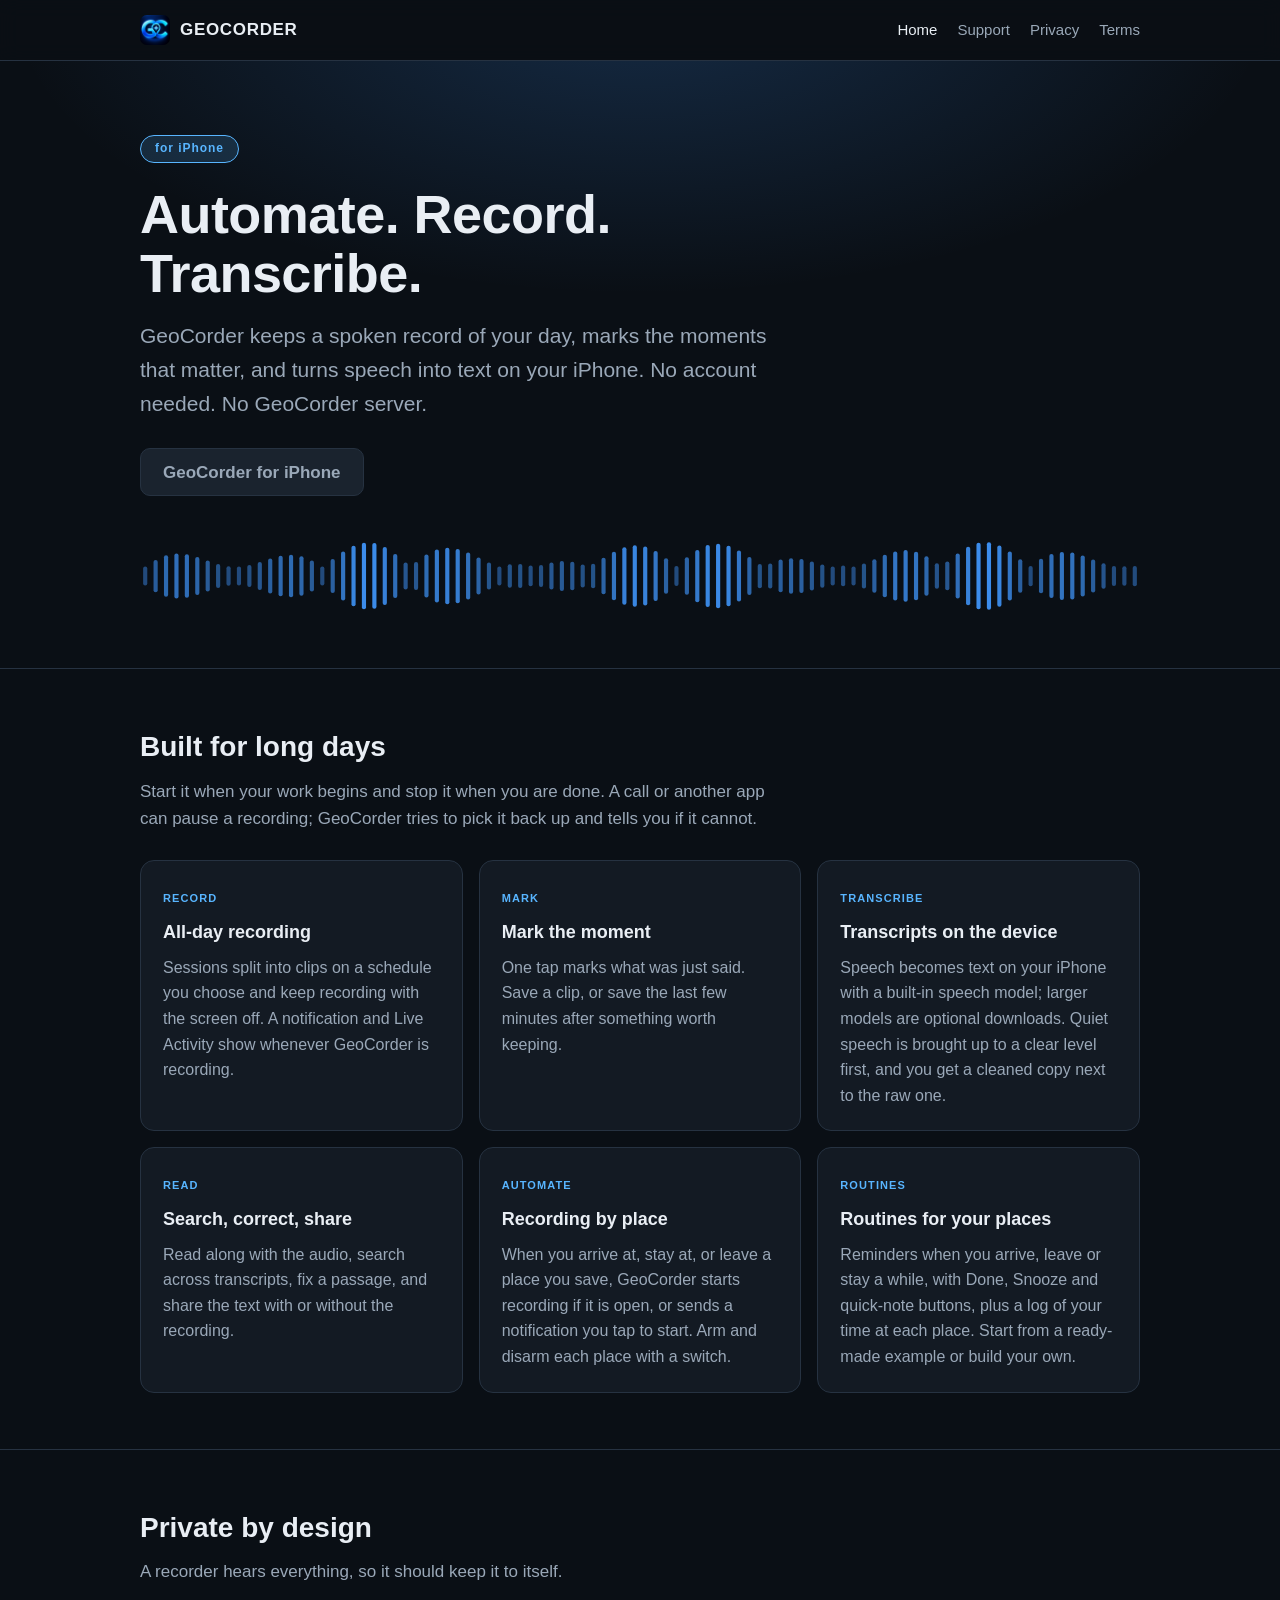
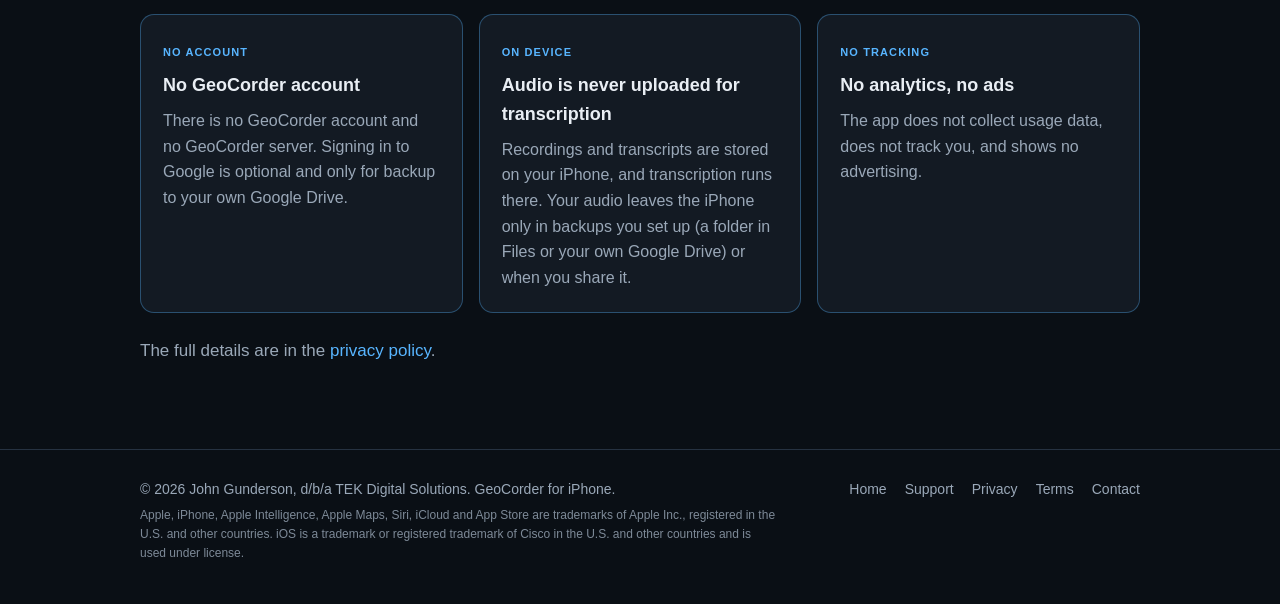
<file: index.html>
<!doctype html>
<html lang="en">
<head>
<meta charset="utf-8">
<meta name="viewport" content="width=device-width, initial-scale=1">
<title>GeoCorder — record, mark and transcribe on iPhone</title>
<meta name="description" content="GeoCorder keeps a spoken record of your working day and transcribes it on your iPhone. No account, no GeoCorder server.">
<meta name="theme-color" content="#0a0f15">
<link rel="stylesheet" href="styles.css">
<link rel="icon" href="icon.png" type="image/png">
<link rel="apple-touch-icon" href="icon.png">
</head>
<body>
<header class="site-header"><div class="wrap">
<a class="brand" href="./"><img src="icon.png" alt="" width="30" height="30" style="border-radius:7px"><span>GEOCORDER</span></a>
<nav class="nav" aria-label="Site"><a href="" aria-current="page">Home</a><a href="support/">Support</a><a href="privacy/">Privacy</a><a href="terms/">Terms</a></nav>
</div></header>
<main>

<div class="hero"><div class="wrap">
<span class="pill">for iPhone</span>
<h1>Automate. Record.<br>Transcribe.</h1>
<p class="lead">GeoCorder keeps a spoken record of your day, marks the moments that matter, and turns speech into text on your iPhone. No account needed. No GeoCorder server.</p>
<span class="cta" aria-disabled="true">GeoCorder for iPhone</span>
<svg class="wave" viewBox="0 0 960 72" preserveAspectRatio="none" aria-hidden="true"><rect x="3.0" y="26.6" width="4" height="18.8" rx="2" opacity="0.47"/><rect x="13.0" y="19.9" width="4" height="32.3" rx="2" opacity="0.61"/><rect x="23.0" y="15.3" width="4" height="41.4" rx="2" opacity="0.71"/><rect x="33.0" y="13.4" width="4" height="45.1" rx="2" opacity="0.75"/><rect x="43.0" y="14.2" width="4" height="43.6" rx="2" opacity="0.74"/><rect x="53.0" y="16.9" width="4" height="38.1" rx="2" opacity="0.68"/><rect x="63.0" y="20.6" width="4" height="30.8" rx="2" opacity="0.60"/><rect x="73.0" y="24.1" width="4" height="23.9" rx="2" opacity="0.52"/><rect x="83.0" y="26.2" width="4" height="19.6" rx="2" opacity="0.48"/><rect x="93.0" y="26.5" width="4" height="19.0" rx="2" opacity="0.47"/><rect x="103.0" y="24.9" width="4" height="22.2" rx="2" opacity="0.50"/><rect x="113.0" y="21.9" width="4" height="28.1" rx="2" opacity="0.57"/><rect x="123.0" y="18.5" width="4" height="35.0" rx="2" opacity="0.64"/><rect x="133.0" y="15.8" width="4" height="40.5" rx="2" opacity="0.70"/><rect x="143.0" y="14.8" width="4" height="42.5" rx="2" opacity="0.72"/><rect x="153.0" y="16.2" width="4" height="39.5" rx="2" opacity="0.69"/><rect x="163.0" y="20.4" width="4" height="31.2" rx="2" opacity="0.60"/><rect x="173.0" y="26.4" width="4" height="19.1" rx="2" opacity="0.47"/><rect x="183.0" y="18.9" width="4" height="34.1" rx="2" opacity="0.63"/><rect x="193.0" y="11.6" width="4" height="48.9" rx="2" opacity="0.79"/><rect x="203.0" y="5.8" width="4" height="60.5" rx="2" opacity="0.92"/><rect x="213.0" y="2.8" width="4" height="66.5" rx="2" opacity="0.98"/><rect x="223.0" y="3.1" width="4" height="65.7" rx="2" opacity="0.97"/><rect x="233.0" y="7.1" width="4" height="57.8" rx="2" opacity="0.89"/><rect x="243.0" y="13.9" width="4" height="44.2" rx="2" opacity="0.74"/><rect x="253.0" y="22.4" width="4" height="27.2" rx="2" opacity="0.56"/><rect x="263.0" y="22.1" width="4" height="27.9" rx="2" opacity="0.57"/><rect x="273.0" y="14.6" width="4" height="42.8" rx="2" opacity="0.73"/><rect x="283.0" y="9.6" width="4" height="52.8" rx="2" opacity="0.84"/><rect x="293.0" y="7.7" width="4" height="56.6" rx="2" opacity="0.88"/><rect x="303.0" y="8.9" width="4" height="54.3" rx="2" opacity="0.85"/><rect x="313.0" y="12.4" width="4" height="47.1" rx="2" opacity="0.77"/><rect x="323.0" y="17.5" width="4" height="37.0" rx="2" opacity="0.66"/><rect x="333.0" y="22.6" width="4" height="26.8" rx="2" opacity="0.55"/><rect x="343.0" y="26.5" width="4" height="19.0" rx="2" opacity="0.47"/><rect x="353.0" y="24.2" width="4" height="23.6" rx="2" opacity="0.52"/><rect x="363.0" y="24.1" width="4" height="23.9" rx="2" opacity="0.52"/><rect x="373.0" y="25.6" width="4" height="20.7" rx="2" opacity="0.49"/><rect x="383.0" y="24.9" width="4" height="22.1" rx="2" opacity="0.50"/><rect x="393.0" y="22.4" width="4" height="27.1" rx="2" opacity="0.56"/><rect x="403.0" y="21.1" width="4" height="29.8" rx="2" opacity="0.59"/><rect x="413.0" y="21.7" width="4" height="28.6" rx="2" opacity="0.57"/><rect x="423.0" y="24.6" width="4" height="22.8" rx="2" opacity="0.51"/><rect x="433.0" y="23.8" width="4" height="24.5" rx="2" opacity="0.53"/><rect x="443.0" y="17.8" width="4" height="36.5" rx="2" opacity="0.66"/><rect x="453.0" y="11.8" width="4" height="48.4" rx="2" opacity="0.79"/><rect x="463.0" y="7.3" width="4" height="57.4" rx="2" opacity="0.89"/><rect x="473.0" y="5.3" width="4" height="61.4" rx="2" opacity="0.93"/><rect x="483.0" y="6.6" width="4" height="58.9" rx="2" opacity="0.90"/><rect x="493.0" y="11.1" width="4" height="49.8" rx="2" opacity="0.80"/><rect x="503.0" y="18.3" width="4" height="35.4" rx="2" opacity="0.65"/><rect x="513.0" y="26.1" width="4" height="19.8" rx="2" opacity="0.48"/><rect x="523.0" y="17.2" width="4" height="37.5" rx="2" opacity="0.67"/><rect x="533.0" y="9.9" width="4" height="52.3" rx="2" opacity="0.83"/><rect x="543.0" y="5.1" width="4" height="61.8" rx="2" opacity="0.93"/><rect x="553.0" y="3.7" width="4" height="64.6" rx="2" opacity="0.96"/><rect x="563.0" y="5.7" width="4" height="60.6" rx="2" opacity="0.92"/><rect x="573.0" y="10.6" width="4" height="50.9" rx="2" opacity="0.81"/><rect x="583.0" y="17.1" width="4" height="37.9" rx="2" opacity="0.67"/><rect x="593.0" y="23.9" width="4" height="24.3" rx="2" opacity="0.53"/><rect x="603.0" y="23.5" width="4" height="25.0" rx="2" opacity="0.53"/><rect x="613.0" y="19.6" width="4" height="32.7" rx="2" opacity="0.62"/><rect x="623.0" y="18.2" width="4" height="35.6" rx="2" opacity="0.65"/><rect x="633.0" y="19.0" width="4" height="34.0" rx="2" opacity="0.63"/><rect x="643.0" y="21.4" width="4" height="29.2" rx="2" opacity="0.58"/><rect x="653.0" y="24.4" width="4" height="23.3" rx="2" opacity="0.52"/><rect x="663.0" y="26.5" width="4" height="19.0" rx="2" opacity="0.47"/><rect x="673.0" y="25.6" width="4" height="20.7" rx="2" opacity="0.49"/><rect x="683.0" y="26.4" width="4" height="19.1" rx="2" opacity="0.47"/><rect x="693.0" y="23.4" width="4" height="25.1" rx="2" opacity="0.53"/><rect x="703.0" y="19.2" width="4" height="33.5" rx="2" opacity="0.63"/><rect x="713.0" y="14.8" width="4" height="42.4" rx="2" opacity="0.72"/><rect x="723.0" y="11.4" width="4" height="49.1" rx="2" opacity="0.80"/><rect x="733.0" y="10.1" width="4" height="51.7" rx="2" opacity="0.82"/><rect x="743.0" y="11.8" width="4" height="48.5" rx="2" opacity="0.79"/><rect x="753.0" y="16.2" width="4" height="39.5" rx="2" opacity="0.69"/><rect x="763.0" y="23.2" width="4" height="25.6" rx="2" opacity="0.54"/><rect x="773.0" y="21.6" width="4" height="28.7" rx="2" opacity="0.57"/><rect x="783.0" y="13.4" width="4" height="45.2" rx="2" opacity="0.75"/><rect x="793.0" y="6.7" width="4" height="58.6" rx="2" opacity="0.90"/><rect x="803.0" y="2.8" width="4" height="66.5" rx="2" opacity="0.98"/><rect x="813.0" y="2.3" width="4" height="67.4" rx="2" opacity="0.99"/><rect x="823.0" y="5.4" width="4" height="61.3" rx="2" opacity="0.93"/><rect x="833.0" y="11.4" width="4" height="49.2" rx="2" opacity="0.80"/><rect x="843.0" y="19.2" width="4" height="33.6" rx="2" opacity="0.63"/><rect x="853.0" y="25.9" width="4" height="20.3" rx="2" opacity="0.48"/><rect x="863.0" y="18.8" width="4" height="34.4" rx="2" opacity="0.64"/><rect x="873.0" y="13.9" width="4" height="44.1" rx="2" opacity="0.74"/><rect x="883.0" y="11.9" width="4" height="48.2" rx="2" opacity="0.79"/><rect x="893.0" y="12.6" width="4" height="46.8" rx="2" opacity="0.77"/><rect x="903.0" y="15.4" width="4" height="41.1" rx="2" opacity="0.71"/><rect x="913.0" y="19.4" width="4" height="33.1" rx="2" opacity="0.62"/><rect x="923.0" y="23.3" width="4" height="25.4" rx="2" opacity="0.54"/><rect x="933.0" y="26.0" width="4" height="20.0" rx="2" opacity="0.48"/><rect x="943.0" y="26.3" width="4" height="19.4" rx="2" opacity="0.47"/><rect x="953.0" y="25.9" width="4" height="20.3" rx="2" opacity="0.48"/></svg>
</div></div>

<section id="features"><div class="wrap">
<h2>Built for long days</h2>
<p class="sub">Start it when your work begins and stop it when you are done. A call or another app can pause a recording; GeoCorder tries to pick it back up and tells you if it cannot.</p>
<div class="grid">
<div class="card"><span class="tag">RECORD</span><h3>All-day recording</h3><p>Sessions split into clips on a schedule you choose and keep recording with the screen off. A notification and Live Activity show whenever GeoCorder is recording.</p></div><div class="card"><span class="tag">MARK</span><h3>Mark the moment</h3><p>One tap marks what was just said. Save a clip, or save the last few minutes after something worth keeping.</p></div><div class="card"><span class="tag">TRANSCRIBE</span><h3>Transcripts on the device</h3><p>Speech becomes text on your iPhone with a built-in speech model; larger models are optional downloads. Quiet speech is brought up to a clear level first, and you get a cleaned copy next to the raw one.</p></div><div class="card"><span class="tag">READ</span><h3>Search, correct, share</h3><p>Read along with the audio, search across transcripts, fix a passage, and share the text with or without the recording.</p></div><div class="card"><span class="tag">AUTOMATE</span><h3>Recording by place</h3><p>When you arrive at, stay at, or leave a place you save, GeoCorder starts recording if it is open, or sends a notification you tap to start. Arm and disarm each place with a switch.</p></div><div class="card"><span class="tag">ROUTINES</span><h3>Routines for your places</h3><p>Reminders when you arrive, leave or stay a while, with Done, Snooze and quick-note buttons, plus a log of your time at each place. Start from a ready-made example or build your own.</p></div>
</div>
</div></section>

<section class="privacy-band"><div class="wrap">
<h2>Private by design</h2>
<p class="sub">A recorder hears everything, so it should keep it to itself.</p>
<div class="grid">
<div class="card"><span class="tag">NO ACCOUNT</span><h3>No GeoCorder account</h3><p>There is no GeoCorder account and no GeoCorder server. Signing in to Google is optional and only for backup to your own Google Drive.</p></div><div class="card"><span class="tag">ON DEVICE</span><h3>Audio is never uploaded for transcription</h3><p>Recordings and transcripts are stored on your iPhone, and transcription runs there. Your audio leaves the iPhone only in backups you set up (a folder in Files or your own Google Drive) or when you share it.</p></div><div class="card"><span class="tag">NO TRACKING</span><h3>No analytics, no ads</h3><p>The app does not collect usage data, does not track you, and shows no advertising.</p></div>
</div>
<p class="sub" style="margin-top:24px">The full details are in the <a href="privacy/">privacy policy</a>.</p>
</div></section>


</main>
<footer class="site-footer"><div class="wrap">
<span>&copy; 2026 John Gunderson, d/b/a TEK Digital Solutions. GeoCorder for iPhone.<br><small>Apple, iPhone, Apple Intelligence, Apple Maps, Siri, iCloud and App Store are trademarks of Apple Inc., registered in the U.S. and other countries. iOS is a trademark or registered trademark of Cisco in the U.S. and other countries and is used under license.</small></span>
<nav aria-label="Footer"><a href="" aria-current="page">Home</a><a href="support/">Support</a><a href="privacy/">Privacy</a><a href="terms/">Terms</a><a href="mailto:tekdigitalsolutionsllc@gmail.com">Contact</a></nav>
</div></footer>
</body>
</html>
</file>
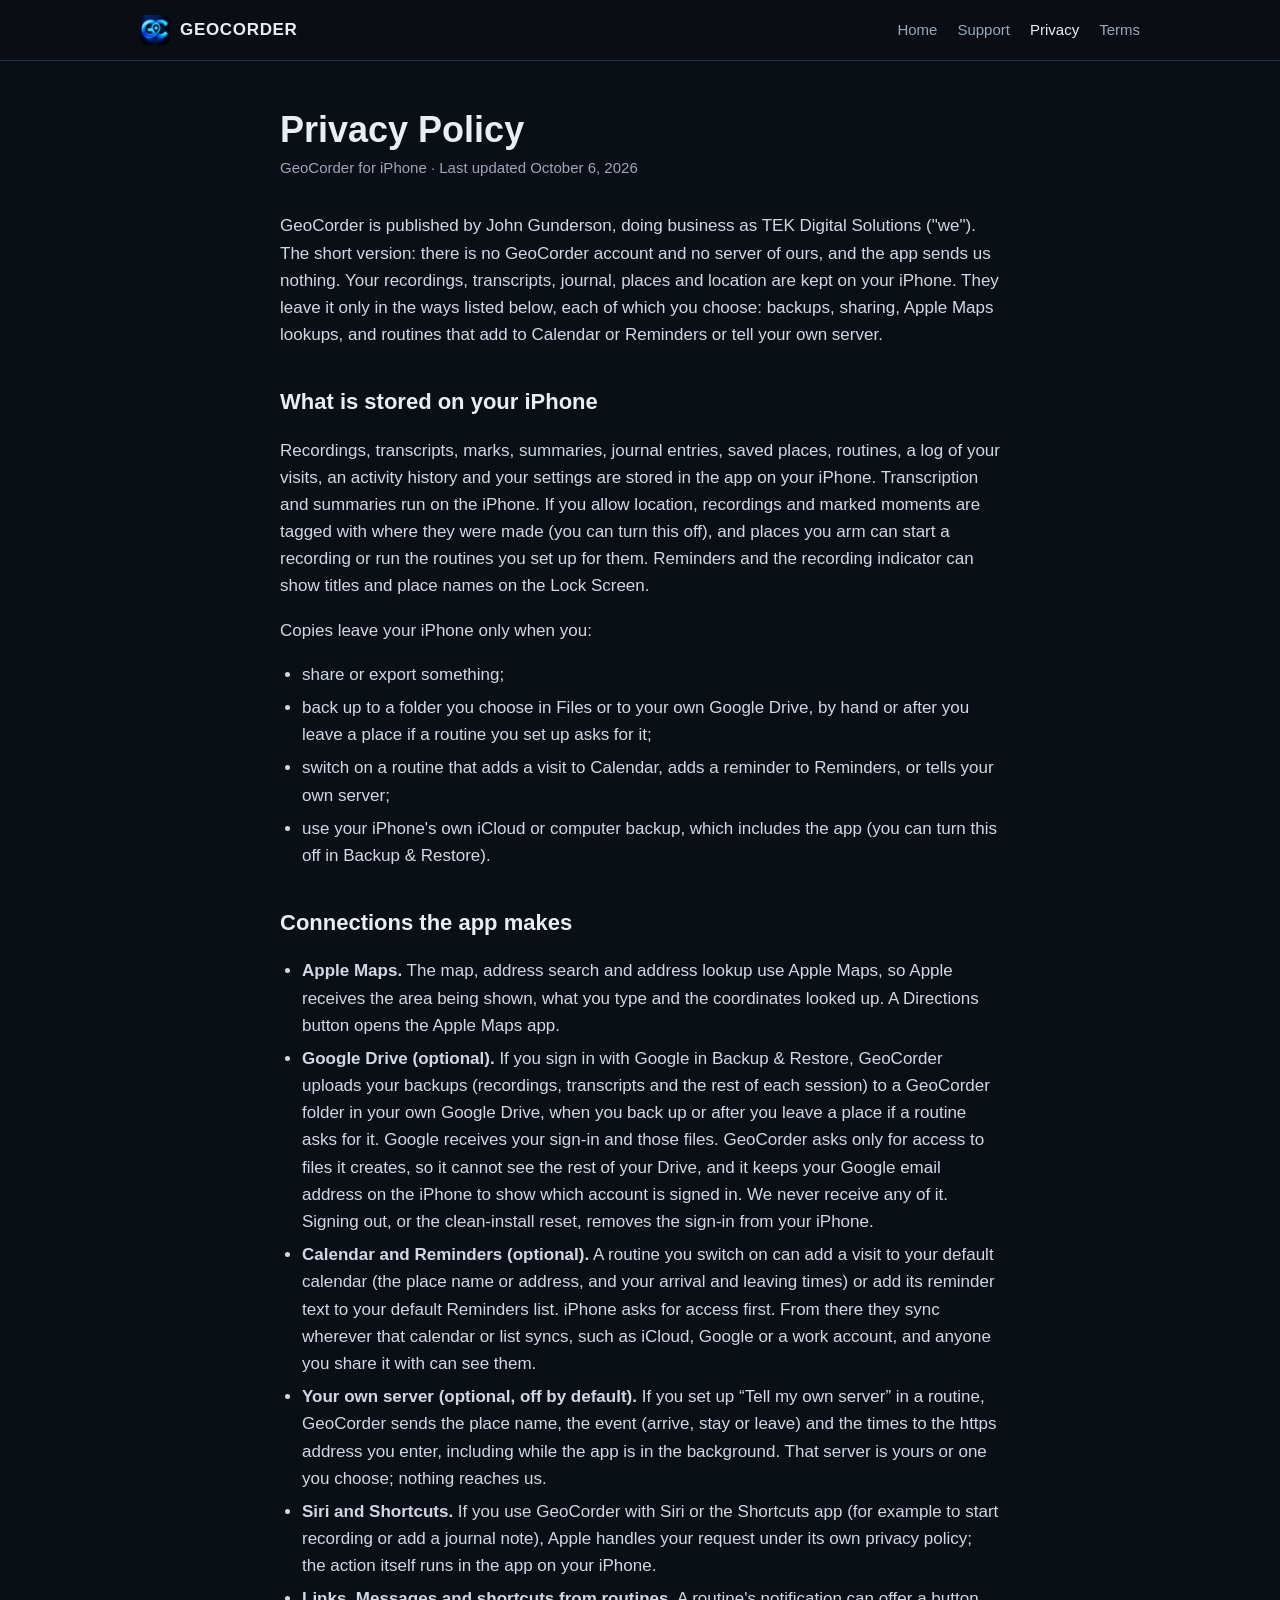
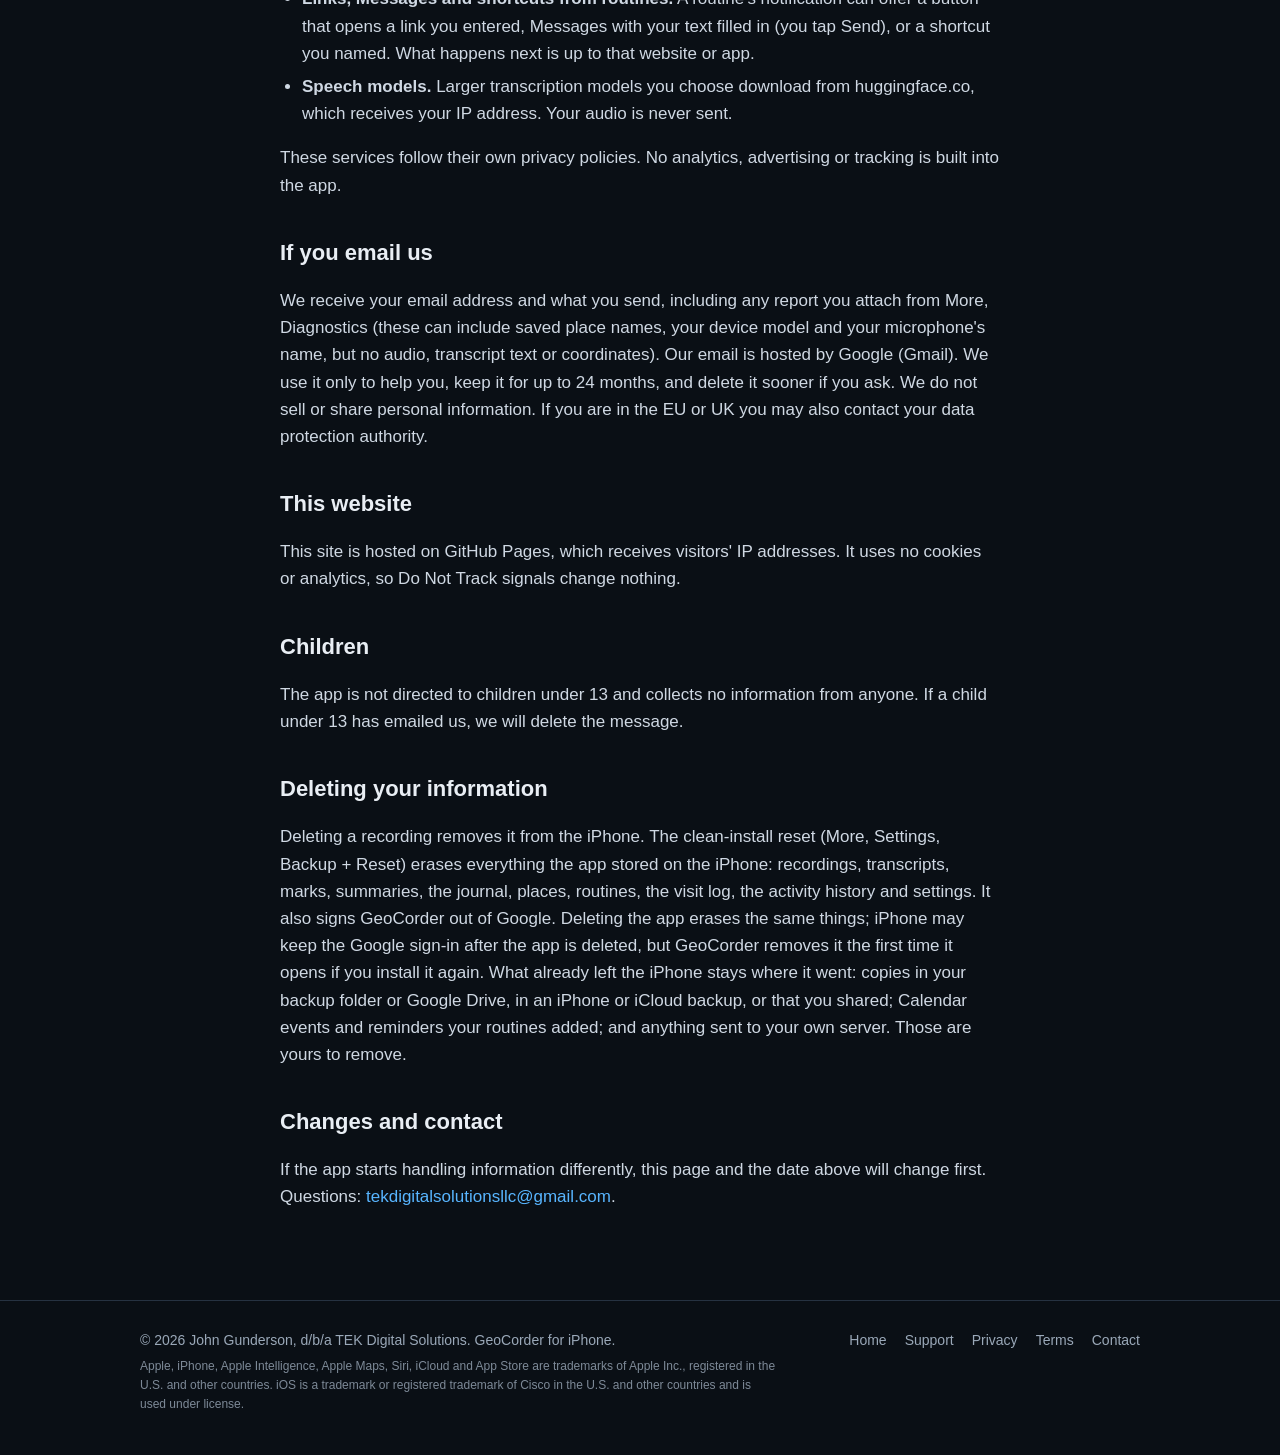
<file: privacy/index.html>
<!doctype html>
<html lang="en">
<head>
<meta charset="utf-8">
<meta name="viewport" content="width=device-width, initial-scale=1">
<title>Privacy Policy — GeoCorder</title>
<meta name="description" content="What GeoCorder does with your information: the app sends nothing to us, and your recordings go only where you choose.">
<meta name="theme-color" content="#0a0f15">
<link rel="stylesheet" href="../styles.css">
<link rel="icon" href="../icon.png" type="image/png">
<link rel="apple-touch-icon" href="../icon.png">
</head>
<body>
<header class="site-header"><div class="wrap">
<a class="brand" href="../"><img src="../icon.png" alt="" width="30" height="30" style="border-radius:7px"><span>GEOCORDER</span></a>
<nav class="nav" aria-label="Site"><a href="../">Home</a><a href="../support/">Support</a><a href="../privacy/" aria-current="page">Privacy</a><a href="../terms/">Terms</a></nav>
</div></header>
<main>

<div class="doc"><div class="wrap">
<h1>Privacy Policy</h1>
<p class="meta">GeoCorder for iPhone &middot; Last updated October 6, 2026</p>

<p>GeoCorder is published by John Gunderson, doing business as TEK Digital Solutions ("we"). The short version: there is no GeoCorder account and no server of ours, and the app sends us nothing. Your recordings, transcripts, journal, places and location are kept on your iPhone. They leave it only in the ways listed below, each of which you choose: backups, sharing, Apple Maps lookups, and routines that add to Calendar or Reminders or tell your own server.</p>

<h2>What is stored on your iPhone</h2>
<p>Recordings, transcripts, marks, summaries, journal entries, saved places, routines, a log of your visits, an activity history and your settings are stored in the app on your iPhone. Transcription and summaries run on the iPhone. If you allow location, recordings and marked moments are tagged with where they were made (you can turn this off), and places you arm can start a recording or run the routines you set up for them. Reminders and the recording indicator can show titles and place names on the Lock Screen.</p>
<p>Copies leave your iPhone only when you:</p>
<ul>
<li>share or export something;</li>
<li>back up to a folder you choose in Files or to your own Google Drive, by hand or after you leave a place if a routine you set up asks for it;</li>
<li>switch on a routine that adds a visit to Calendar, adds a reminder to Reminders, or tells your own server;</li>
<li>use your iPhone's own iCloud or computer backup, which includes the app (you can turn this off in Backup &amp; Restore).</li>
</ul>

<h2>Connections the app makes</h2>
<ul>
<li><strong>Apple Maps.</strong> The map, address search and address lookup use Apple Maps, so Apple receives the area being shown, what you type and the coordinates looked up. A Directions button opens the Apple Maps app.</li>
<li><strong>Google Drive (optional).</strong> If you sign in with Google in Backup &amp; Restore, GeoCorder uploads your backups (recordings, transcripts and the rest of each session) to a GeoCorder folder in your own Google Drive, when you back up or after you leave a place if a routine asks for it. Google receives your sign-in and those files. GeoCorder asks only for access to files it creates, so it cannot see the rest of your Drive, and it keeps your Google email address on the iPhone to show which account is signed in. We never receive any of it. Signing out, or the clean-install reset, removes the sign-in from your iPhone.</li>
<li><strong>Calendar and Reminders (optional).</strong> A routine you switch on can add a visit to your default calendar (the place name or address, and your arrival and leaving times) or add its reminder text to your default Reminders list. iPhone asks for access first. From there they sync wherever that calendar or list syncs, such as iCloud, Google or a work account, and anyone you share it with can see them.</li>
<li><strong>Your own server (optional, off by default).</strong> If you set up &ldquo;Tell my own server&rdquo; in a routine, GeoCorder sends the place name, the event (arrive, stay or leave) and the times to the https address you enter, including while the app is in the background. That server is yours or one you choose; nothing reaches us.</li>
<li><strong>Siri and Shortcuts.</strong> If you use GeoCorder with Siri or the Shortcuts app (for example to start recording or add a journal note), Apple handles your request under its own privacy policy; the action itself runs in the app on your iPhone.</li>
<li><strong>Links, Messages and shortcuts from routines.</strong> A routine's notification can offer a button that opens a link you entered, Messages with your text filled in (you tap Send), or a shortcut you named. What happens next is up to that website or app.</li>
<li><strong>Speech models.</strong> Larger transcription models you choose download from huggingface.co, which receives your IP address. Your audio is never sent.</li>
</ul>
<p>These services follow their own privacy policies. No analytics, advertising or tracking is built into the app.</p>

<h2>If you email us</h2>
<p>We receive your email address and what you send, including any report you attach from More, Diagnostics (these can include saved place names, your device model and your microphone's name, but no audio, transcript text or coordinates). Our email is hosted by Google (Gmail). We use it only to help you, keep it for up to 24 months, and delete it sooner if you ask. We do not sell or share personal information. If you are in the EU or UK you may also contact your data protection authority.</p>

<h2>This website</h2>
<p>This site is hosted on GitHub Pages, which receives visitors' IP addresses. It uses no cookies or analytics, so Do Not Track signals change nothing.</p>

<h2>Children</h2>
<p>The app is not directed to children under 13 and collects no information from anyone. If a child under 13 has emailed us, we will delete the message.</p>

<h2>Deleting your information</h2>
<p>Deleting a recording removes it from the iPhone. The clean-install reset (More, Settings, Backup + Reset) erases everything the app stored on the iPhone: recordings, transcripts, marks, summaries, the journal, places, routines, the visit log, the activity history and settings. It also signs GeoCorder out of Google. Deleting the app erases the same things; iPhone may keep the Google sign-in after the app is deleted, but GeoCorder removes it the first time it opens if you install it again. What already left the iPhone stays where it went: copies in your backup folder or Google Drive, in an iPhone or iCloud backup, or that you shared; Calendar events and reminders your routines added; and anything sent to your own server. Those are yours to remove.</p>

<h2>Changes and contact</h2>
<p>If the app starts handling information differently, this page and the date above will change first. Questions: <a href="mailto:tekdigitalsolutionsllc@gmail.com">tekdigitalsolutionsllc@gmail.com</a>.</p>
</div></div>

</main>
<footer class="site-footer"><div class="wrap">
<span>&copy; 2026 John Gunderson, d/b/a TEK Digital Solutions. GeoCorder for iPhone.<br><small>Apple, iPhone, Apple Intelligence, Apple Maps, Siri, iCloud and App Store are trademarks of Apple Inc., registered in the U.S. and other countries. iOS is a trademark or registered trademark of Cisco in the U.S. and other countries and is used under license.</small></span>
<nav aria-label="Footer"><a href="../">Home</a><a href="../support/">Support</a><a href="../privacy/" aria-current="page">Privacy</a><a href="../terms/">Terms</a><a href="mailto:tekdigitalsolutionsllc@gmail.com">Contact</a></nav>
</div></footer>
</body>
</html>
</file>
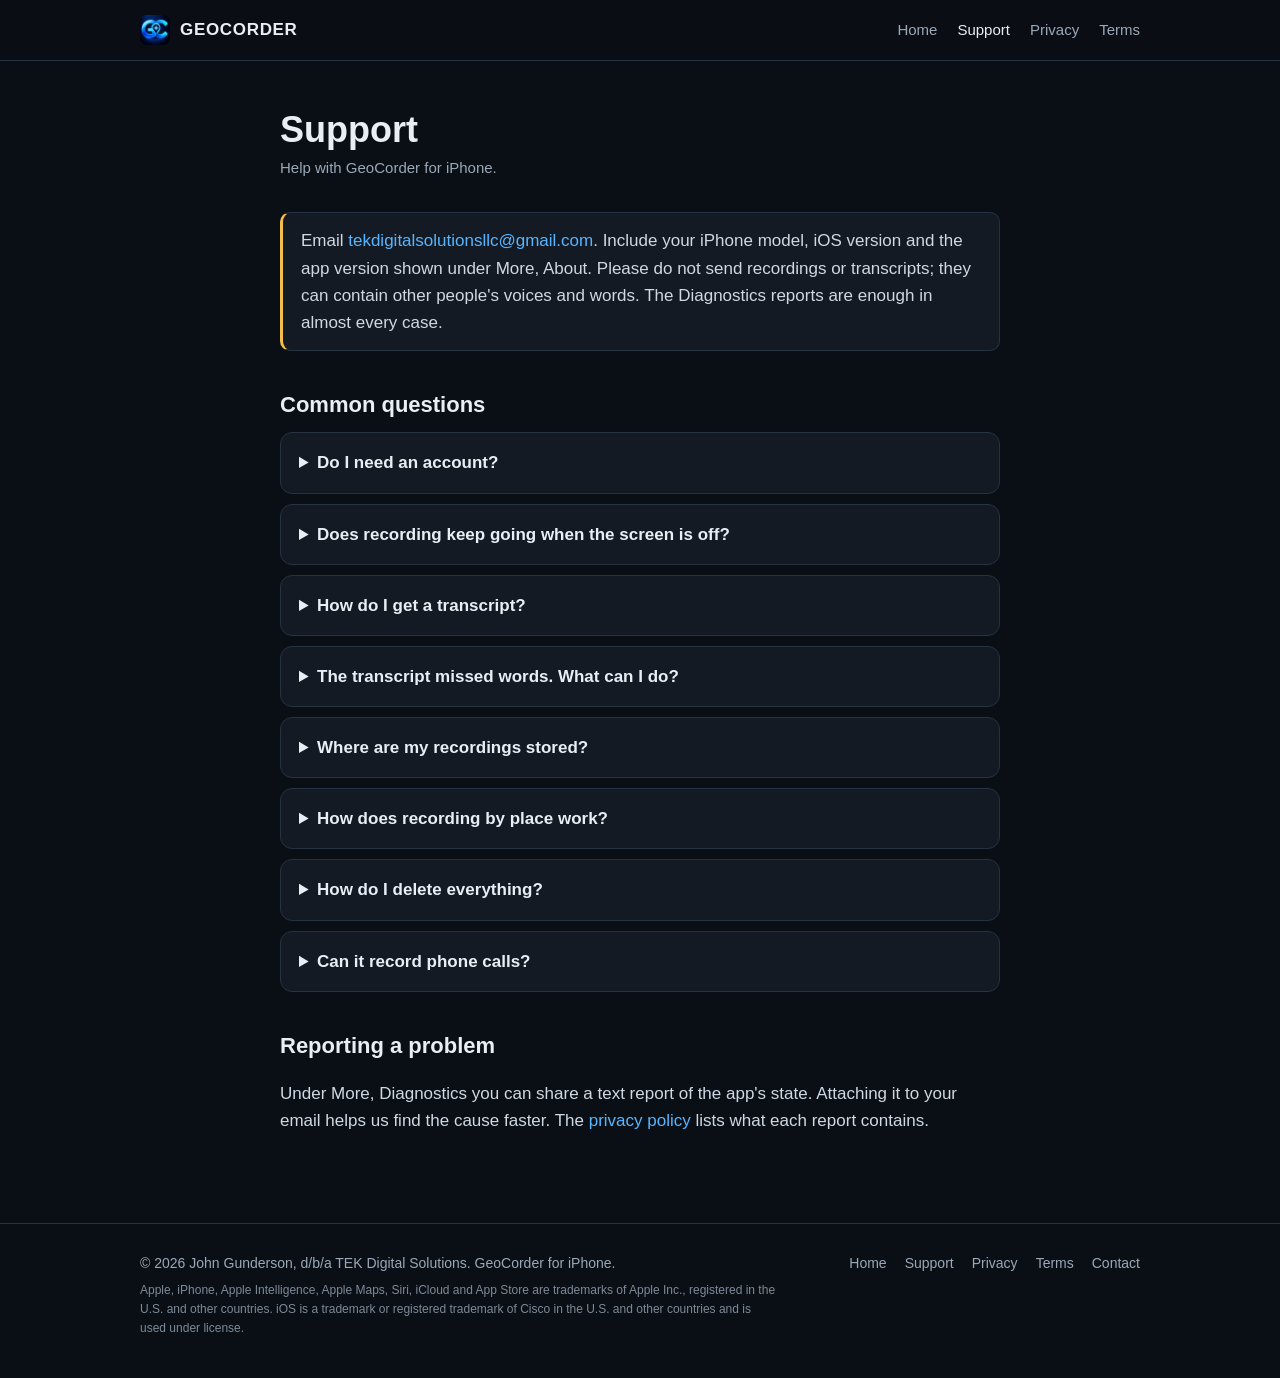
<file: support/index.html>
<!doctype html>
<html lang="en">
<head>
<meta charset="utf-8">
<meta name="viewport" content="width=device-width, initial-scale=1">
<title>Support — GeoCorder</title>
<meta name="description" content="Help and contact for GeoCorder for iPhone.">
<meta name="theme-color" content="#0a0f15">
<link rel="stylesheet" href="../styles.css">
<link rel="icon" href="../icon.png" type="image/png">
<link rel="apple-touch-icon" href="../icon.png">
</head>
<body>
<header class="site-header"><div class="wrap">
<a class="brand" href="../"><img src="../icon.png" alt="" width="30" height="30" style="border-radius:7px"><span>GEOCORDER</span></a>
<nav class="nav" aria-label="Site"><a href="../">Home</a><a href="../support/" aria-current="page">Support</a><a href="../privacy/">Privacy</a><a href="../terms/">Terms</a></nav>
</div></header>
<main>

<div class="doc"><div class="wrap">
<h1>Support</h1>
<p class="meta">Help with GeoCorder for iPhone.</p>
<div class="note"><p>Email <a href="mailto:tekdigitalsolutionsllc@gmail.com">tekdigitalsolutionsllc@gmail.com</a>. Include your iPhone model, iOS version and the app version shown under More, About. Please do not send recordings or transcripts; they can contain other people's voices and words. The Diagnostics reports are enough in almost every case.</p></div>
<h2>Common questions</h2>
<details><summary>Do I need an account?</summary><p>No. There is no GeoCorder account, and the app works as soon as you allow the microphone. Signing in to Google is optional and only for backup to your own Google Drive.</p></details><details><summary>Does recording keep going when the screen is off?</summary><p>Yes. Recording continues in the background, and a notification and Live Activity show that it is running. A phone call or another app taking over audio pauses it. GeoCorder tries to resume when the interruption ends; if it cannot, it shows a notification and resumes when you tap it or return to the app.</p></details><details><summary>How do I get a transcript?</summary><p>Open a recording, tap Speech, then Transcribe. A speech model is built in. Transcription happens on your iPhone and can take a while for long recordings.</p></details><details><summary>The transcript missed words. What can I do?</summary><p>Choose a larger model under More, Settings, Transcription, Model / quality (Balanced or Accurate catch more than Fast), then run a new pass on the recording. Keeping the phone closer to the speaker helps the most.</p></details><details><summary>Where are my recordings stored?</summary><p>On your iPhone, inside the app. They are included in your iPhone backup (iCloud Backup or a computer backup) if you use one. To keep a separate copy, open Backup &amp; Restore and choose a folder in Files, such as iCloud Drive, or sign in with Google to back up to your own Google Drive. Backups go only where you choose.</p></details><details><summary>How does recording by place work?</summary><p>In Automation, save a place, choose whether arriving, staying or leaving should start a recording, and arm it. The app asks for Always location access so it can notice this while closed. If GeoCorder is open the recording starts; otherwise you get a notification with a Start Recording button, because iPhone does not let apps switch the microphone on in the background. iPhone watches up to 20 armed places at once.</p></details><details><summary>How do I delete everything?</summary><p>More, Settings, Backup + Reset, Open backup + reset center, Prepare clean-install reset (you type a confirmation phrase) erases the recordings, transcripts, journal, places, routines and settings the app stored on the iPhone, and signs GeoCorder out of Google. Deleting the app erases the same things; if you install it again, it starts signed out. Copies in your backup folder or your Google Drive, in an iPhone or iCloud backup, or that you shared are not removed, and neither are Calendar events and reminders your routines added or anything already sent to your own server.</p></details><details><summary>Can it record phone calls?</summary><p>No. iPhone does not allow apps to record calls, and GeoCorder does not try to.</p></details>
<h2>Reporting a problem</h2>
<p>Under More, Diagnostics you can share a text report of the app's state. Attaching it to your email helps us find the cause faster. The <a href="../privacy/">privacy policy</a> lists what each report contains.</p>
</div></div>

</main>
<footer class="site-footer"><div class="wrap">
<span>&copy; 2026 John Gunderson, d/b/a TEK Digital Solutions. GeoCorder for iPhone.<br><small>Apple, iPhone, Apple Intelligence, Apple Maps, Siri, iCloud and App Store are trademarks of Apple Inc., registered in the U.S. and other countries. iOS is a trademark or registered trademark of Cisco in the U.S. and other countries and is used under license.</small></span>
<nav aria-label="Footer"><a href="../">Home</a><a href="../support/" aria-current="page">Support</a><a href="../privacy/">Privacy</a><a href="../terms/">Terms</a><a href="mailto:tekdigitalsolutionsllc@gmail.com">Contact</a></nav>
</div></footer>
</body>
</html>
</file>
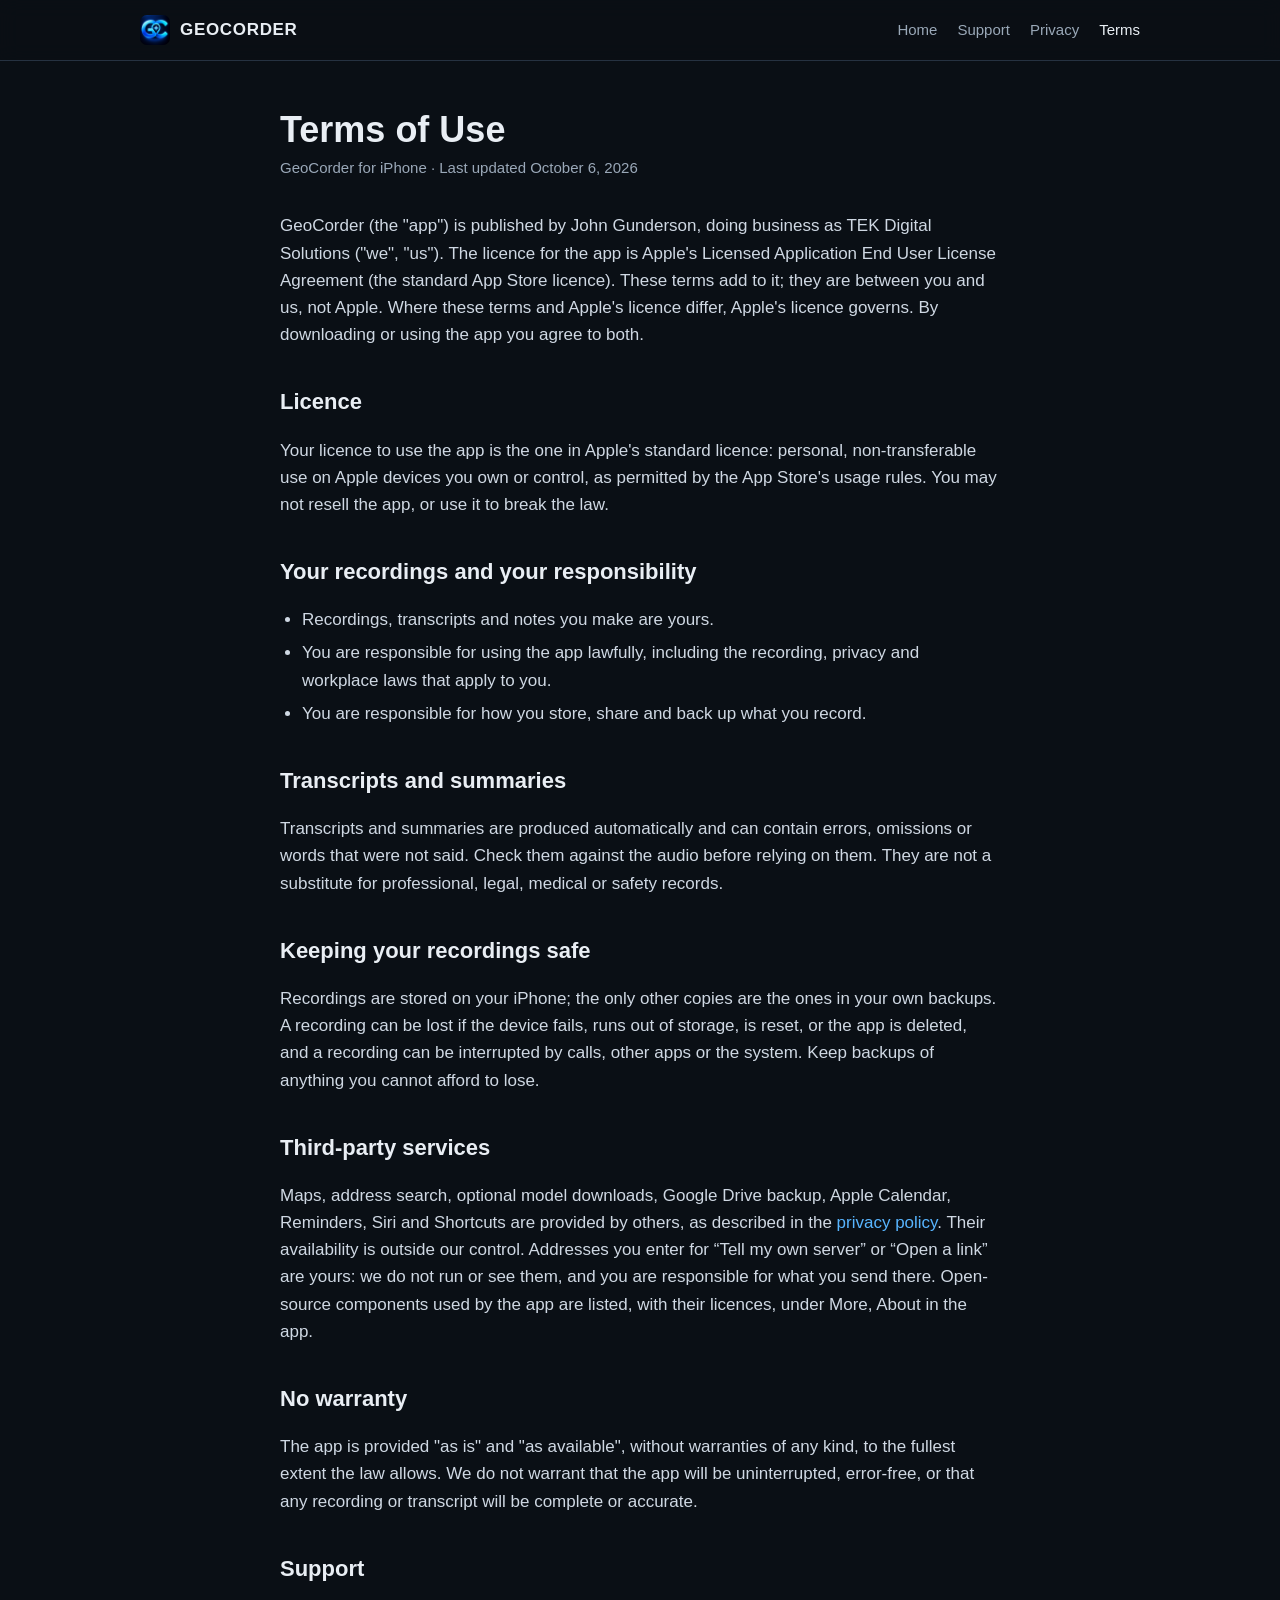
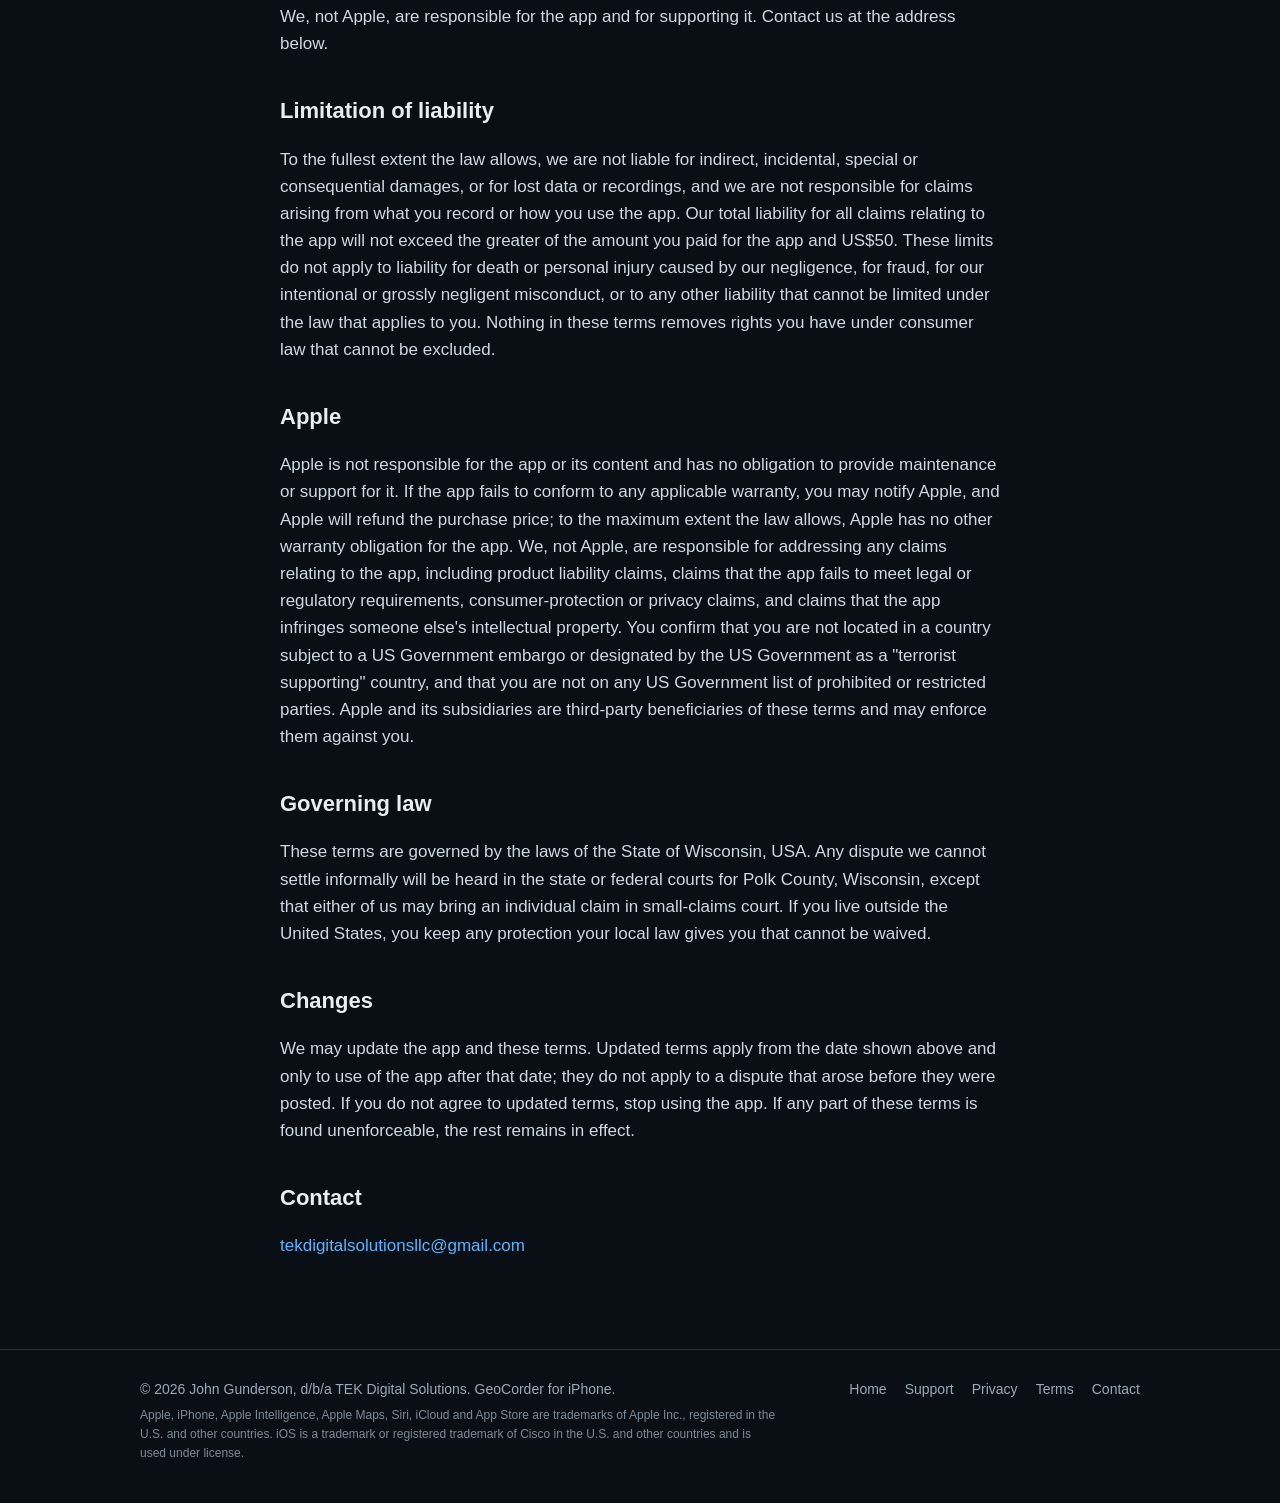
<file: terms/index.html>
<!doctype html>
<html lang="en">
<head>
<meta charset="utf-8">
<meta name="viewport" content="width=device-width, initial-scale=1">
<title>Terms of Use — GeoCorder</title>
<meta name="description" content="Terms of use for GeoCorder for iPhone.">
<meta name="theme-color" content="#0a0f15">
<link rel="stylesheet" href="../styles.css">
<link rel="icon" href="../icon.png" type="image/png">
<link rel="apple-touch-icon" href="../icon.png">
</head>
<body>
<header class="site-header"><div class="wrap">
<a class="brand" href="../"><img src="../icon.png" alt="" width="30" height="30" style="border-radius:7px"><span>GEOCORDER</span></a>
<nav class="nav" aria-label="Site"><a href="../">Home</a><a href="../support/">Support</a><a href="../privacy/">Privacy</a><a href="../terms/" aria-current="page">Terms</a></nav>
</div></header>
<main>

<div class="doc"><div class="wrap">
<h1>Terms of Use</h1>
<p class="meta">GeoCorder for iPhone &middot; Last updated October 6, 2026</p>

<p>GeoCorder (the "app") is published by John Gunderson, doing business as TEK Digital Solutions ("we", "us"). The licence for the app is Apple's Licensed Application End User License Agreement (the standard App Store licence). These terms add to it; they are between you and us, not Apple. Where these terms and Apple's licence differ, Apple's licence governs. By downloading or using the app you agree to both.</p>

<h2>Licence</h2>
<p>Your licence to use the app is the one in Apple's standard licence: personal, non-transferable use on Apple devices you own or control, as permitted by the App Store's usage rules. You may not resell the app, or use it to break the law.</p>

<h2>Your recordings and your responsibility</h2>
<ul>
<li>Recordings, transcripts and notes you make are yours.</li>
<li>You are responsible for using the app lawfully, including the recording, privacy and workplace laws that apply to you.</li>
<li>You are responsible for how you store, share and back up what you record.</li>
</ul>

<h2>Transcripts and summaries</h2>
<p>Transcripts and summaries are produced automatically and can contain errors, omissions or words that were not said. Check them against the audio before relying on them. They are not a substitute for professional, legal, medical or safety records.</p>

<h2>Keeping your recordings safe</h2>
<p>Recordings are stored on your iPhone; the only other copies are the ones in your own backups. A recording can be lost if the device fails, runs out of storage, is reset, or the app is deleted, and a recording can be interrupted by calls, other apps or the system. Keep backups of anything you cannot afford to lose.</p>

<h2>Third-party services</h2>
<p>Maps, address search, optional model downloads, Google Drive backup, Apple Calendar, Reminders, Siri and Shortcuts are provided by others, as described in the <a href="../privacy/">privacy policy</a>. Their availability is outside our control. Addresses you enter for &ldquo;Tell my own server&rdquo; or &ldquo;Open a link&rdquo; are yours: we do not run or see them, and you are responsible for what you send there. Open-source components used by the app are listed, with their licences, under More, About in the app.</p>

<h2>No warranty</h2>
<p>The app is provided "as is" and "as available", without warranties of any kind, to the fullest extent the law allows. We do not warrant that the app will be uninterrupted, error-free, or that any recording or transcript will be complete or accurate.</p>

<h2>Support</h2>
<p>We, not Apple, are responsible for the app and for supporting it. Contact us at the address below.</p>

<h2>Limitation of liability</h2>
<p>To the fullest extent the law allows, we are not liable for indirect, incidental, special or consequential damages, or for lost data or recordings, and we are not responsible for claims arising from what you record or how you use the app. Our total liability for all claims relating to the app will not exceed the greater of the amount you paid for the app and US$50. These limits do not apply to liability for death or personal injury caused by our negligence, for fraud, for our intentional or grossly negligent misconduct, or to any other liability that cannot be limited under the law that applies to you. Nothing in these terms removes rights you have under consumer law that cannot be excluded.</p>

<h2>Apple</h2>
<p>Apple is not responsible for the app or its content and has no obligation to provide maintenance or support for it. If the app fails to conform to any applicable warranty, you may notify Apple, and Apple will refund the purchase price; to the maximum extent the law allows, Apple has no other warranty obligation for the app. We, not Apple, are responsible for addressing any claims relating to the app, including product liability claims, claims that the app fails to meet legal or regulatory requirements, consumer-protection or privacy claims, and claims that the app infringes someone else's intellectual property. You confirm that you are not located in a country subject to a US Government embargo or designated by the US Government as a "terrorist supporting" country, and that you are not on any US Government list of prohibited or restricted parties. Apple and its subsidiaries are third-party beneficiaries of these terms and may enforce them against you.</p>

<h2>Governing law</h2>
<p>These terms are governed by the laws of the State of Wisconsin, USA. Any dispute we cannot settle informally will be heard in the state or federal courts for Polk County, Wisconsin, except that either of us may bring an individual claim in small-claims court. If you live outside the United States, you keep any protection your local law gives you that cannot be waived.</p>

<h2>Changes</h2>
<p>We may update the app and these terms. Updated terms apply from the date shown above and only to use of the app after that date; they do not apply to a dispute that arose before they were posted. If you do not agree to updated terms, stop using the app. If any part of these terms is found unenforceable, the rest remains in effect.</p>

<h2>Contact</h2>
<p><a href="mailto:tekdigitalsolutionsllc@gmail.com">tekdigitalsolutionsllc@gmail.com</a></p>
</div></div>

</main>
<footer class="site-footer"><div class="wrap">
<span>&copy; 2026 John Gunderson, d/b/a TEK Digital Solutions. GeoCorder for iPhone.<br><small>Apple, iPhone, Apple Intelligence, Apple Maps, Siri, iCloud and App Store are trademarks of Apple Inc., registered in the U.S. and other countries. iOS is a trademark or registered trademark of Cisco in the U.S. and other countries and is used under license.</small></span>
<nav aria-label="Footer"><a href="../">Home</a><a href="../support/">Support</a><a href="../privacy/">Privacy</a><a href="../terms/" aria-current="page">Terms</a><a href="mailto:tekdigitalsolutionsllc@gmail.com">Contact</a></nav>
</div></footer>
</body>
</html>
</file>
<file: styles.css>
:root {
  --bg: #0a0f15;
  --panel: #131a23;
  --panel-2: #1a232e;
  --line: #263241;
  --text: #e9eef4;
  --muted: #9aa8b8;
  --blue: #3d8ff0;
  --blue-soft: #58b5ff;
  --amber: #f4be4d;
  --red: #eb443d;
  --radius: 14px;
  --max: 1040px;
}

* { box-sizing: border-box; }

html { -webkit-text-size-adjust: 100%; }

body {
  margin: 0;
  background: var(--bg);
  color: var(--text);
  font: 17px/1.6 -apple-system, BlinkMacSystemFont, "Segoe UI", Roboto, Helvetica, Arial, sans-serif;
}

a { color: var(--blue-soft); text-decoration: none; }
a:hover { text-decoration: underline; }

.wrap { max-width: var(--max); margin: 0 auto; padding: 0 20px; }

/* Header */
.site-header { border-bottom: 1px solid var(--line); background: rgba(10, 15, 21, 0.9); position: sticky; top: 0; backdrop-filter: blur(10px); z-index: 5; }
.site-header .wrap { display: flex; align-items: center; justify-content: space-between; gap: 16px; min-height: 60px; flex-wrap: wrap; }
.brand { display: flex; align-items: center; gap: 10px; color: var(--text); font-weight: 700; letter-spacing: 0.04em; }
.brand:hover { text-decoration: none; }
.brand svg { width: 30px; height: 30px; }
.nav { display: flex; gap: 20px; flex-wrap: wrap; font-size: 15px; }
.nav a { color: var(--muted); }
.nav a:hover, .nav a[aria-current="page"] { color: var(--text); text-decoration: none; }

/* Hero */
.hero { padding: 72px 0 56px; background: radial-gradient(900px 420px at 50% -10%, rgba(61, 143, 240, 0.22), transparent 70%); }
.hero h1 { font-size: clamp(34px, 6vw, 54px); line-height: 1.1; margin: 0 0 16px; letter-spacing: -0.01em; }
.hero p.lead { font-size: clamp(18px, 2.4vw, 21px); color: var(--muted); max-width: 640px; margin: 0 0 28px; }
.pill { display: inline-flex; align-items: center; gap: 8px; height: 28px; padding: 0 14px; border-radius: 14px; border: 1px solid var(--blue-soft); background: rgba(88, 181, 255, 0.16); color: var(--blue-soft); font-size: 12px; font-weight: 600; letter-spacing: 0.08em; margin-bottom: 22px; }
.cta { display: inline-flex; align-items: center; height: 48px; padding: 0 22px; border-radius: 10px; background: var(--panel-2); border: 1px solid var(--line); color: var(--muted); font-weight: 600; }
.cta[aria-disabled="true"] { cursor: default; }
.cta-note { display: block; margin-top: 10px; color: var(--muted); font-size: 14px; }

/* Wave strip */
.wave { display: block; width: 100%; height: 72px; margin-top: 44px; }
.wave rect { fill: var(--blue); }

/* Sections */
section { padding: 56px 0; border-top: 1px solid var(--line); }
section h2 { font-size: 28px; margin: 0 0 8px; }
section p.sub { color: var(--muted); margin: 0 0 28px; max-width: 640px; }

.grid { display: grid; grid-template-columns: repeat(auto-fit, minmax(270px, 1fr)); gap: 16px; }
.card { background: var(--panel); border: 1px solid var(--line); border-radius: var(--radius); padding: 22px; }
.card h3 { margin: 0 0 8px; font-size: 18px; }
.card p { margin: 0; color: var(--muted); font-size: 16px; }
.card .tag { display: inline-block; font-size: 11px; font-weight: 700; letter-spacing: 0.1em; color: var(--blue-soft); margin-bottom: 10px; }

.privacy-band .card { border-color: rgba(88, 181, 255, 0.35); }

/* Documents */
.doc { padding: 48px 0 72px; }
.doc .wrap { max-width: 760px; }
.doc h1 { font-size: 36px; line-height: 1.15; margin: 0 0 6px; }
.doc .meta { color: var(--muted); font-size: 15px; margin: 0 0 32px; }
.doc h2 { font-size: 22px; margin: 36px 0 10px; }
.doc h3 { font-size: 18px; margin: 24px 0 6px; }
.doc p, .doc li { color: #cfd8e3; }
.doc ul { padding-left: 22px; }
.doc li { margin: 6px 0; }
.note { background: var(--panel); border: 1px solid var(--line); border-left: 3px solid var(--amber); border-radius: 10px; padding: 14px 18px; margin: 20px 0; }
.note p { margin: 0; }

details { background: var(--panel); border: 1px solid var(--line); border-radius: 12px; padding: 4px 18px; margin: 10px 0; }
details summary { cursor: pointer; padding: 12px 0; font-weight: 600; }
details p { margin: 0 0 14px; }

/* Footer */
.site-footer { border-top: 1px solid var(--line); padding: 28px 0 40px; color: var(--muted); font-size: 14px; }
.site-footer .wrap { display: flex; justify-content: space-between; gap: 16px; flex-wrap: wrap; }
.site-footer nav { display: flex; gap: 18px; flex-wrap: wrap; }
.site-footer a { color: var(--muted); }

@media (max-width: 520px) {
  .hero { padding: 48px 0 40px; }
  section { padding: 40px 0; }
}
.site-footer small { display: block; margin-top: 6px; font-size: 12px; opacity: 0.8; max-width: 640px; }
</file>
